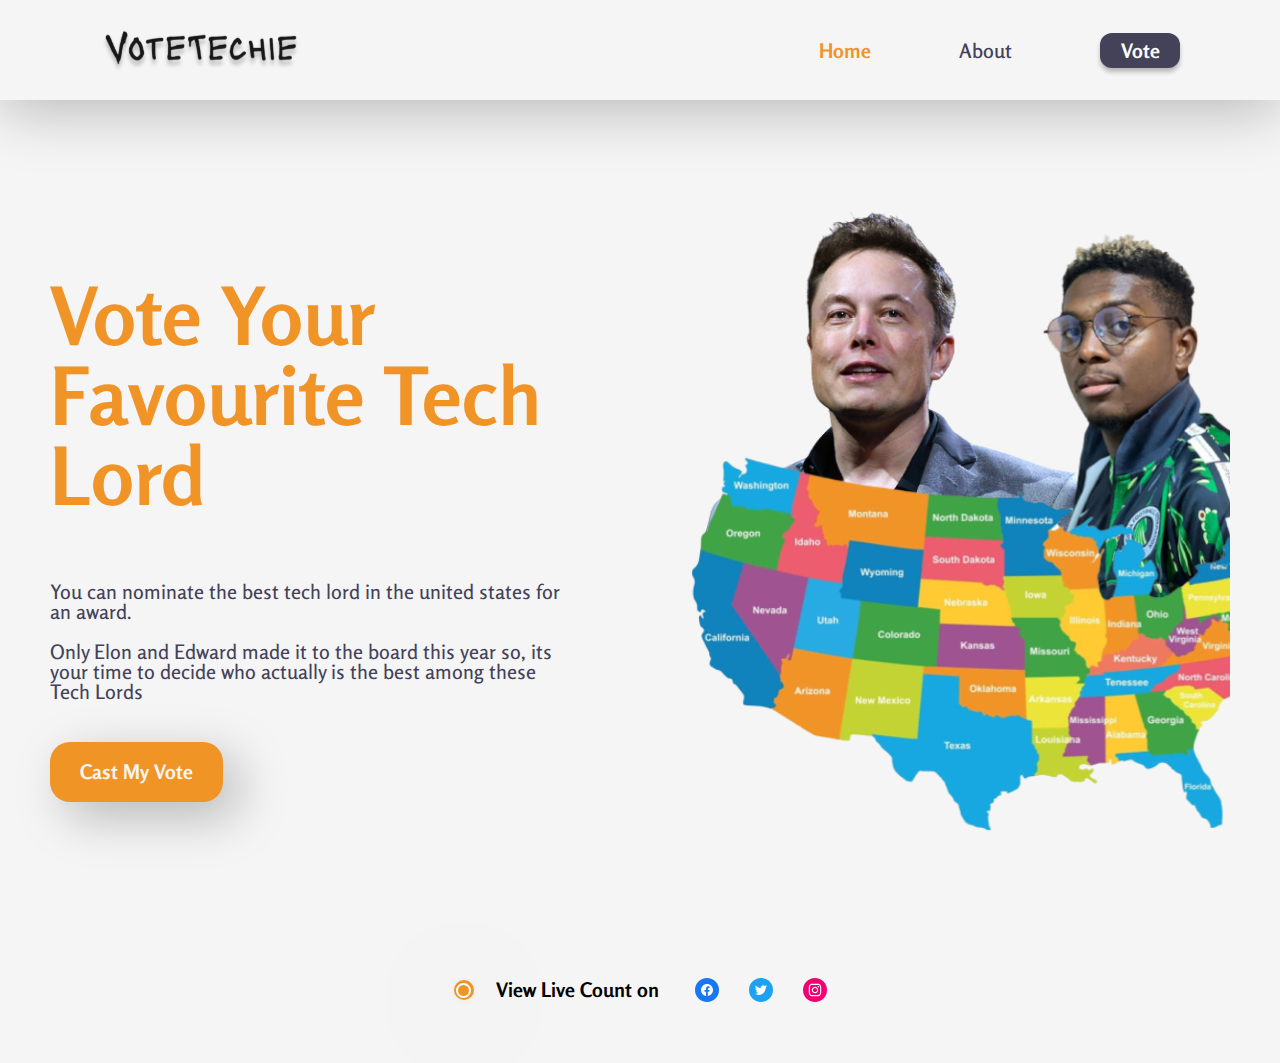
<file: index.html>
<!DOCTYPE html>
<html lang="en">
<head>
    <meta charset="UTF-8">
    <meta http-equiv="X-UA-Compatible" content="IE=edge">
    <meta name="viewport" content="width=device-width, initial-scale=1.0">
    <title>Voting App</title>
    <link rel="stylesheet" href="/stlye.css">
</head>
<body>
    <header>
        <div class="logo">
            <img src="/image/VoteTechie (2) 1logo.svg" alt="">
        </div>

        <nav>
            <ul class="menu">
                <a href="index.html"><li class="nav-list opened">Home</li></a>
                <a href="#"><li class="nav-list">About</li></a>
                <a href="vote_cast.html"><li class="nav-list vote">Vote</li></a>
            </ul>
        </nav>

        <div class="menu-icon">
            
        </div>
    </header>

    <main>
            <div class="techie-images">
                <img src="/image/elonmuskbro 1elon.png" class="elonmusk" alt="elon musk">
                <img src="/image/edwardcamp 1edward.png" class="edwardcamp" alt="edcampbell">
                <img src="/image/map 1map.svg" class="map-us" alt="usa-map">
            </div>

            <article>
                <h2>Vote Your Favourite Tech Lord</h2>

                <p>
                    You can nominate the best tech lord in the united states for an award.
                <br>
                <br>
                    Only Elon and Edward made it to the board this year so, its your time to decide who actually is the best among these Tech Lords

                </p>

                <a href="/vote_cast.html">
                    <button action="/cast_vote.html" title="vote your best techie" class="btn-cast">
                        Cast My Vote
                    </button>
                </a>
            </article>
    </main>


    <footer>
        <div class="live">
            <div class="circl">
                <div class="incircle"></div>
            </div>

            <span>View Live Count on</span>
        </div>

        <div class="social-icons">
            <img src="/image/facebookfb icon.svg" alt="fb-icon">
            <img src="/image/twittertwitter icon.svg" alt="twitter">
            <img src="/image/instagraminsta icon.svg" alt="instagram">
        </div>
    </footer>


    <script src="/app.js"></script>
</body>
</html>
</file>
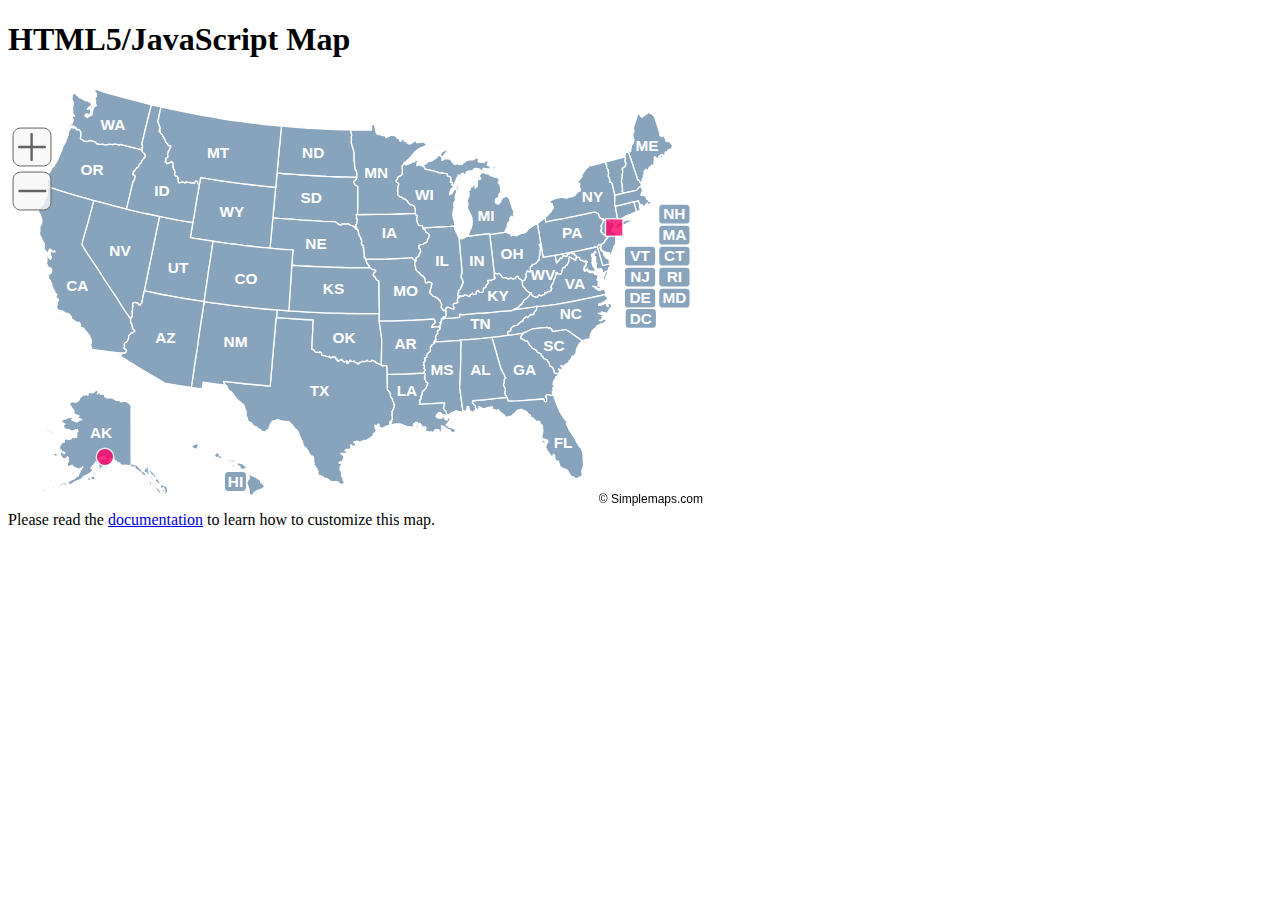
<file: html5usmapv4.1_branded/test.html>
<!DOCTYPE html>
<html lang="en">
  <head>
    <meta http-equiv="content-type" content="text/html; charset=UTF-8">
    <meta charset="utf-8">
    <title>Map Example</title>
    <script src="mapdata.js"></script>
    <script src="usmap.js"></script>
  </head>
	<body>
		<div>
			<h1>HTML5/JavaScript Map</h1>
			<div style="max-width: 700px"> <!-- Keep map above fold -->
				<div id="map"></div>
			</div>
			<div>Please read the <a href="http://simplemaps.com/docs">documentation</a> to learn how to customize this map.</div>
		</div>
	</body>
</html>
</file>
<file: stlye.css>
@import url('https://fonts.googleapis.com/css2?family=Rosario:wght@500;600;700&display=swap');

* {
    margin: 0;
    box-sizing: border-box;
}

body {
    font-family: 'Rosario';
    width: 100%;
    height: max-content;
    background-color: #F5F5F5;
    overflow-y: scroll;
    overflow-x: hidden;
}


/* Header */
header {
    width: 100%;
    height: 100px;
    position: fixed;
    top: 0;
    left: 0;
    right: 0;
    z-index: 99999999999;
    background-color: #fff;
    padding: 0 100px;
    display: flex;
    align-items: center;
    justify-content: space-between;
    background: #F5F5F5;
    box-shadow: 0px 10px 60px rgba(0, 0, 0, 0.25);
}

.menu-icon {
    display: none;
}

.menu-close-icon {
    display: none;
    height: 0;
}

.menu-icon.active .menu-close-icon {
    display: block;
    height: 50px;
}

.menu-icon.active .menu-open-icon {
    display: none;
    height: 0;
}

nav.active .menu {
    height: 100px;
}

header.active {
    box-shadow: 0px 100px 60px rgba(0, 0, 0, 0.25)
}

/* .logo {
    padding: 0 43px;
} */

.logo img {
    width: 200px;
}



.menu {
    list-style-type: none;
    display: flex;
    align-items: center;
    justify-content: space-between;
    background-color: #F5F5F5;
    gap: 88px;
    color: #434259;
}

ul a{
    text-decoration: none;
    color: #434259;
}

.nav-list.opened {
    color: #434259;
    font-weight: 700;
}

.nav-list.opened{
    color:#F09427;
}

.nav-list {
    font-weight: 600;
    font-size: 20px;
}
.nav-list.vote {
    background: #434259;
    width: 80px;
    text-align: center;
    display: flex;
    justify-content: center;
    align-items: center;
    height: 35px;
    color: #fff;
    cursor: pointer;
    box-shadow: 0px 4px 4px rgba(0, 0, 0, 0.25);
    border-radius: 12px;
    font-weight: 700;
    transition: all 3s10 ease-out ;
}

.nav-list.vote:active{
    background: #F19426;
    color: #f5f5f5;
    transform: translateY(3px);
}




/* Body */

main {
    padding: 200px 50px 100px 50px;
    display: flex;
    width: 100%;
    flex-direction: row-reverse;
    gap: 86px;
    align-items: center;
    justify-content: center;
}

.techie-images {
    position: relative;
    width: 566px;
    height: 678px;
    overflow: hidden;
}

.techie-images img {
    height: 384px;
    transition: all 2s ease-in-out;
}

.edwardcamp {
    position: absolute;
    top: 30px;
    right: 0;
}

.map-us {
    position: absolute;
    width: 700px;
    top: 255px;
    left: -100px;
}


article {
    max-width: 660px;
    width: 100%;
}

article h2 {
    font-family: 'Rosario';
    font-style: normal;
    font-weight: 700;
    font-size: 80px;
    line-height: 100%;
    color: #F09427;
}

article p {
    font-family: 'Rosario';
    font-style: normal;
    font-weight: 500;
    font-size: 20px;
    line-height: 100%;
    color: #434259;
    margin-top: 66px;
    max-width: 526px;
    width: 100%;
}

.btn-cast {
    padding: 18px 30px;
    border: none;
    cursor: pointer;
    background: #F19426;
    box-shadow: 15px 15px 50px rgba(0, 0, 0, 0.25);
    border-radius: 20px;
    font-family: 'Rosario';
    font-weight: 700;
    font-size: 20px;
    line-height: 24px;
    color: #F5F5F5;
    margin-top: 40px;
    transition: all 2s ease-in-out;
}

.btn-cast a {
    text-decoration: none;
}

footer {
    width: 100%;
    position: relative;
    margin-bottom: 61px; 
    display: flex;
    align-items: center;
    justify-content: center;
    gap: 36px;
}

.live {
    display: flex;
    flex-direction: row;
    align-items: center;
    width: 205px;
    gap: 20px;
    justify-content: space-between;
}

.live span {
    font-family: 'Rosario';
    font-style: normal;
    font-weight: 700;
    font-size: 20px;
    line-height: 24px;
    color: #000000;
}

.circl {
    content: " ";
    background-color: #F09427;
    border-radius: 10px;
    display: flex;
    align-items: center;
    justify-content: center;
    width: 20px;
    height: 20px;
    filter: drop-shadow(0px 10px 60px rgba(0, 0, 0, 0.25)) drop-shadow(0px 1px 3px rgba(241, 148, 38, 0.1));
}

.incircle {
    content: " ";
    background-color: #F09427;
    border-radius: 10px;
    display: flex;
    align-items: center;
    justify-content: center;
    border: 2px solid #ffffff;
    width: 15px;
    height: 15px;
}

.social-icons {
    display: flex;
    gap: 30px;
}

/* voting Page */

.voting_content {
    padding: 140px 80px 80px 40px;
    display: flex;
    flex-direction: row;
    /* background-color: yellow; */
    justify-content:space-between;
    gap:60px;
}

/* sidebar */
.sidebar{
    border-right: 3px solid #434259;
    height: max-content;
}

.sidebar ul{
    text-align: left;
    list-style: none;
    padding: 0;
    width: 180px;
}

.sidebar li{
    color: rgba(67, 66, 89, 0.4);
    padding-bottom: 31px;
}

.sidebar li.active{
    color: rgba(67, 66, 89);
}
    /* main content */

.main_content{
    display: grid;
    row-gap: 65px;
    flex: 1;
}

.voting_section_card.display {
    display: block;
}

.voting_section_card{
    width: 100%;
    height: max-content;
    display: none;
    background:#ffffff;
    box-shadow: 0px 10px 60px rgba(0, 0, 0, 0.1);
    border-radius: 10px;
    padding:50px  100px;
}

.voting_section_card h2{
    font-weight: 700;
    font-size:26px;
    line-height: 32px;
    text-decoration-line: underline;
    color: #F09427;
    padding-bottom: 30px;
    text-shadow: 0px 10px 60px rgba(0, 0, 0, 0.25);
}

.instructions{
    padding-left: 50px;
    font-size: 16px;
    font-weight: 400;
    color: #434259;
}

.instructions li{
    list-style-image: url('/image/diamond.svg' ) ;
    padding: 14px 0px 0px 28px
        
}
.check{
    font-size: 12px;
    font-weight: 400;
    padding-top: 32px;
}

#agree{
    color: #F09427;
}
    /* Button */
.btn_in_voting{
    text-align: center;
    margin: 40px 0px 40px 0px;  
}

.btn_in_voting_ss {
    text-align: center;
    margin: 60px 0px 0px 0px;
}
.init_btn{
    background: #161616;
    opacity: 0.4;
    border: none;
    border-radius: 5px;
    color: #ffffff;
    font-size: 16px;
    font-weight:700;
    padding:11px 16px 10px 15px;
    cursor: pointer;
}

#read_confirm.clicked,
#state_select_btn.clicked,
#vote_nominee_btn.clicked {
    background-color: #F09427;
    opacity: 1;
}

#clear-country,
#clear-countr {
    color: #F19426;
    text-decoration: underline;
    display: none;
    cursor: pointer;
}

#country-select,
#countr-select {
    font-size: 20px;
    font-weight: 700;
}

.note_vin{
    font-weight: 700;
    padding-bottom: 18px;
    opacity: 0.4;
}

.note_ss{
    font-weight: 700;
    font-size: 14px;
    margin-bottom: 30px;
    width: 700px;
}

.map_img{
    text-align: center;
    cursor: pointer;
}

/* selecting techie class */

.tech-select {
    padding-bottom: 50px;
}
.nominee_cards{
    display: flex;
    flex-direction: row;
    justify-content: space-around;
}

/*#select_techlord_section{

}*/

.card{
    height: 310px;
    width: 250px;
    border-radius: 10px;
    filter: saturate(0%);
    cursor: pointer;
}

.carder {
    filter: saturate(100%);
}

.tech_img{
    margin-bottom: 5px;
}

.tech_img img{
    width: 250px;
    height: 250px;
    border-radius: 10px 10px 0px 0px;
}

.tech_lord_name{
    text-align: center;
    background:#008000;
    color: #ffffff;
    display: flex;
    align-items: center;
    justify-content: center;
    height: 50px;
    border-radius: 0px 0px 10px 10px;
}

.btn_in_voting_ss {
    margin-top: 10px;
}

@media (max-width: 900px) {
    main {
        flex-direction: column;
    }

    header {
        padding: 0 max(30px);   
    }
    
    nav {
        background-color: #F5F5F5;
    }

    .menu {
        gap: 15px;
        position: absolute;
        padding: 0;
        margin: 0;
        top: 100px;
        width: 100%;
        height: 0;
        left: 0;
        transition: all 2s ease;
        right: 0;
        background-color: inherit;
        justify-content: space-evenly;
        overflow: hidden;
    }

    .menu-icon {
        display: block;
    }

    .menu-open-icon,
    .menu-close-icon {
        width: 50px;
        height: 50px;
        transition: all 100s ease;
        cursor: pointer;
    }
}

/* last slide style */
.last-head {
    font-weight: 700;
    font-size: 26px;
    line-height: 32px;
    color: #008000;
    text-shadow: 0px 10px 60px rgba(0, 0, 0, 0.25);
}

.candidate-image {
    width: 100%;
    display: flex;
    justify-content: space-between;
    padding: 30px 0;
}

.candidate-image img {
    width: 150px;
}

.sub-head {
    padding: 20px 0;
}

.progress-bar {
    width: 100%;
    margin-top: 20px;
    height: 20px;
    display: flex;
    align-items: center;
    justify-content: space-between;
    border-radius: 10px;
    overflow: hidden;
}

.elon-bar {
    width: 45%;
    background-color: rgb(0, 0, 255);
    padding: 0 20px;
    display: flex;
    align-items: center;
    color: #fff;
    height: 20px;
}

.elon-count,
.edward-count {
    font-size: 20px;
    font-weight: 600;
    font-family: 'lucida Sans';
}

.back-links {
    padding: 20px;
    width: 100%;
    height: max-content;
    display: flex;
    align-items: center;
    justify-content: center;
}

.back-links ul {
    list-style-type: none;
    display: flex;
    align-items: center;
    justify-content: center;
    gap: 50px;
}

.back-links ul li a {
    color: #F09427;
    transition: underline 50s ease;
}

.back-links ul li a:hover {
    text-decoration: underline;
}

.edward-bar {
    width: 55%;
    background-color: rgb(255, 0, 0);
    padding: 0 20px;
    text-align: right;
    color: #fff;
    height: 20px;
    display: flex;
    align-items: center;
    justify-content: right;
}

@media (max-width: 589px) {
    .techie-images {
        transform: scale(min(0.9));
    }
}

@media (max-width: 509px) {
    .techie-images {
        transform: scale(min(0.7));
    }
}


@media (min-width: 900px) and (max-width: 1420px) {

    article {
        width: 48%;
    }
}
</file>
